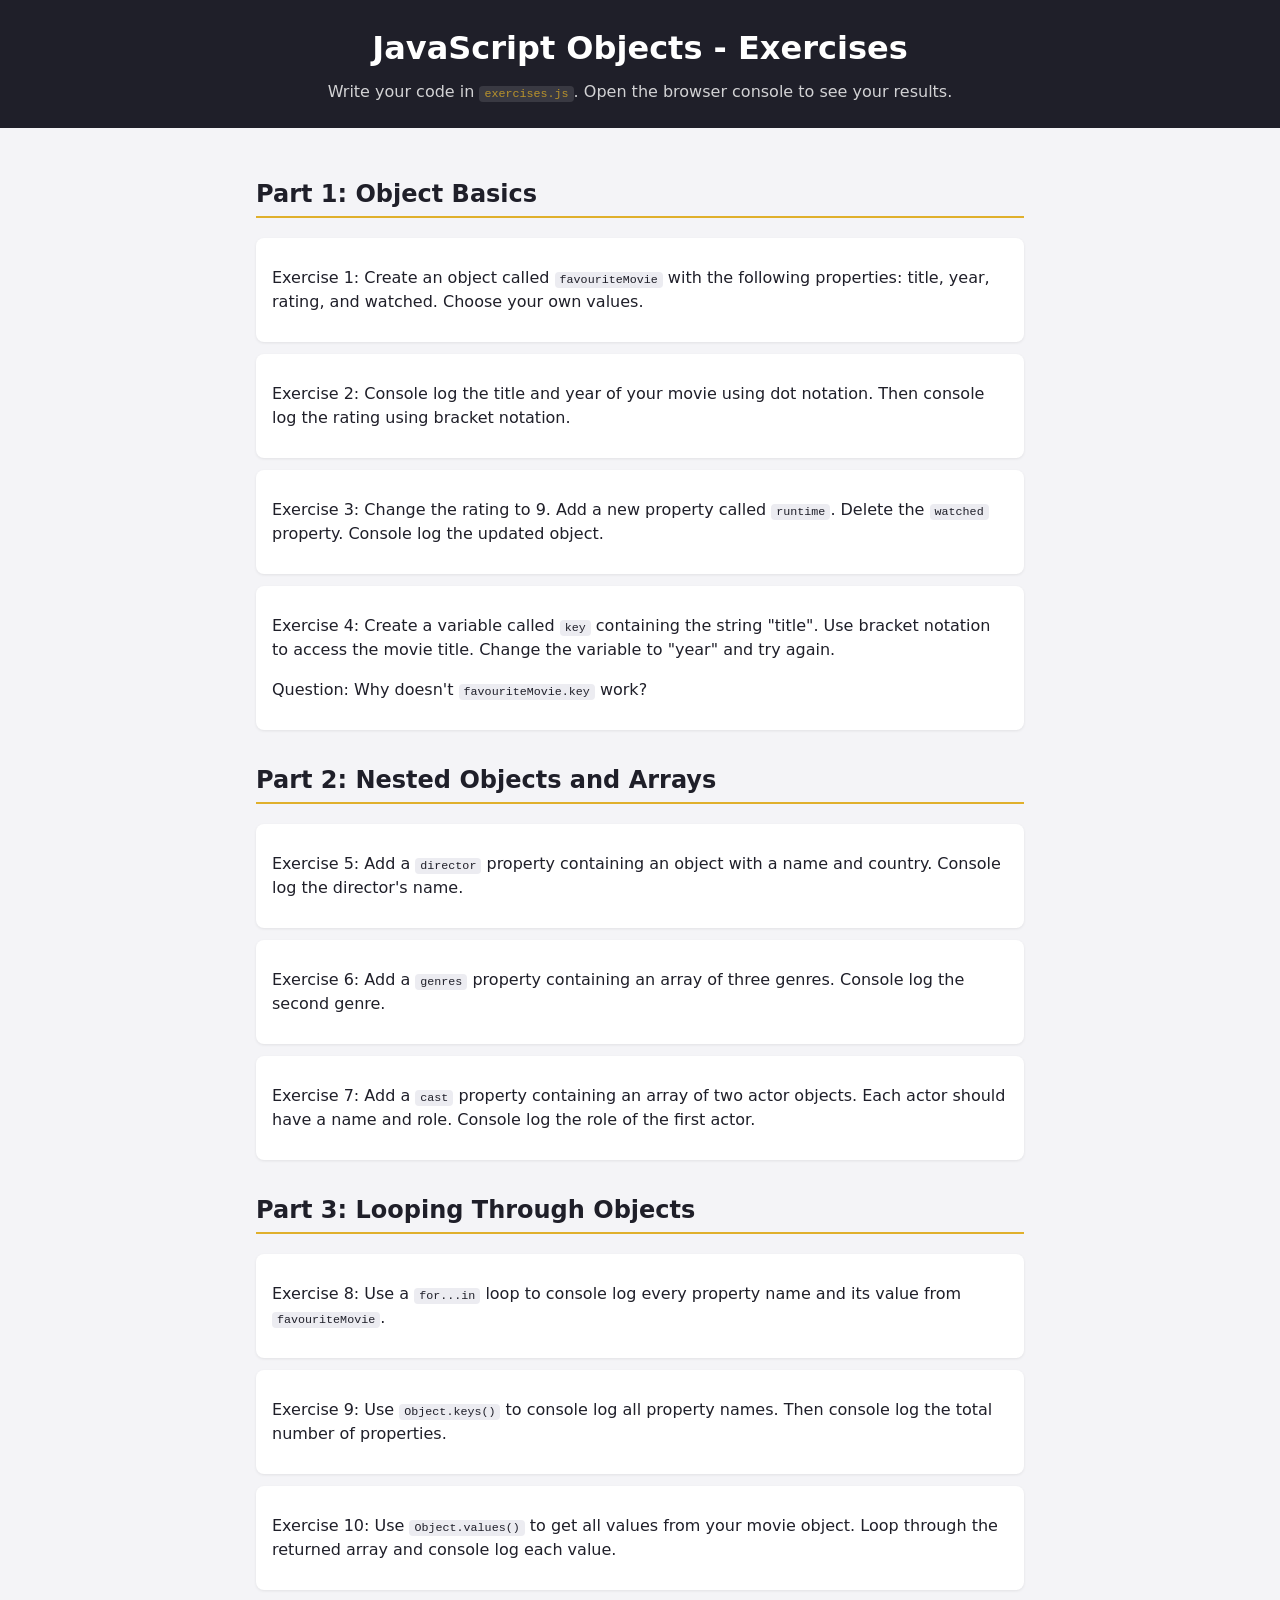
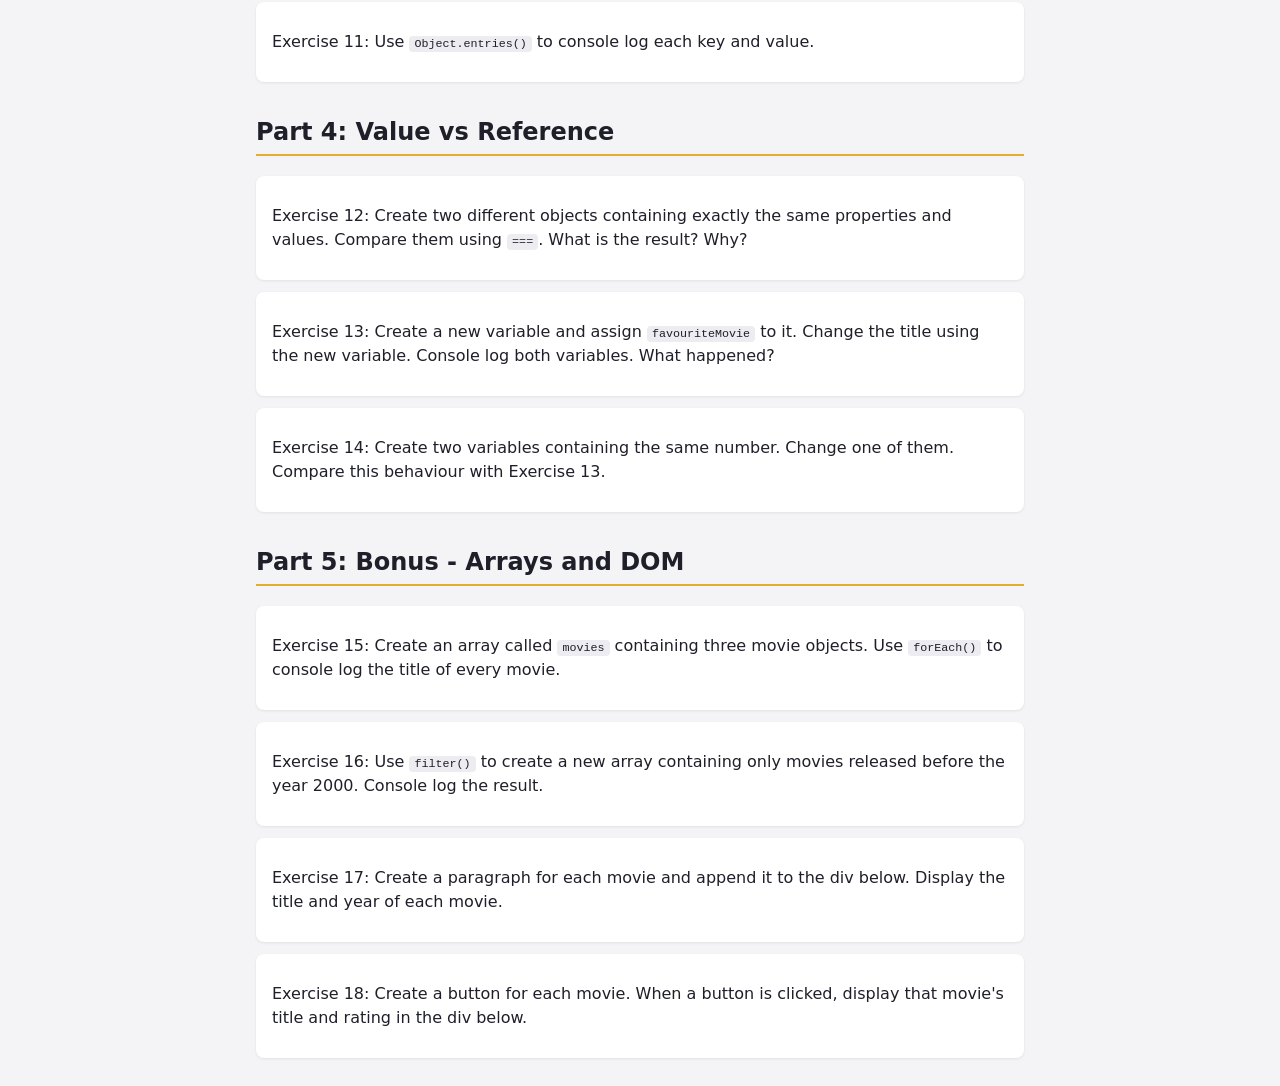
<file: index.html>
<!DOCTYPE html>
<html lang="en">

<head>
  <meta charset="UTF-8">
  <meta name="viewport" content="width=device-width, initial-scale=1.0">
  <title>JavaScript Objects - Exercises</title>
  <link rel="stylesheet" href="./style.css">
  <script src="./exercises.js" defer></script>
</head>

<body>
  <header>
    <h1>JavaScript Objects - Exercises</h1>
    <p class="subtitle">
      Write your code in <code>exercises.js</code>.
      Open the browser console to see your results.
    </p>
  </header>

  <main>

    <h2>Part 1: Object Basics</h2>

    <div>
      <p>
        Exercise 1: Create an object called
        <code>favouriteMovie</code> with the following properties:
        title, year, rating, and watched.
        Choose your own values.
      </p>
    </div>

    <div>
      <p>
        Exercise 2: Console log the title and year of your movie
        using dot notation.
        Then console log the rating using bracket notation.
      </p>
    </div>

    <div>
      <p>
        Exercise 3: Change the rating to 9.
        Add a new property called <code>runtime</code>.
        Delete the <code>watched</code> property.
        Console log the updated object.
      </p>
    </div>

    <div>
      <p>
        Exercise 4: Create a variable called <code>key</code>
        containing the string "title".
        Use bracket notation to access the movie title.
        Change the variable to "year" and try again.
      </p>
      <p>
        Question: Why doesn't <code>favouriteMovie.key</code>
        work?
      </p>
    </div>

    <h2>Part 2: Nested Objects and Arrays</h2>

    <div>
      <p>
        Exercise 5: Add a <code>director</code> property
        containing an object with a name and country.
        Console log the director's name.
      </p>
    </div>

    <div>
      <p>
        Exercise 6: Add a <code>genres</code> property
        containing an array of three genres.
        Console log the second genre.
      </p>
    </div>

    <div>
      <p>
        Exercise 7: Add a <code>cast</code> property
        containing an array of two actor objects.
        Each actor should have a name and role.
        Console log the role of the first actor.
      </p>
    </div>

    <h2>Part 3: Looping Through Objects</h2>

    <div>
      <p>
        Exercise 8: Use a <code>for...in</code> loop
        to console log every property name and its value
        from <code>favouriteMovie</code>.
      </p>
    </div>

    <div>
      <p>
        Exercise 9: Use <code>Object.keys()</code>
        to console log all property names.
        Then console log the total number of properties.
      </p>
    </div>

    <div>
      <p>
        Exercise 10: Use <code>Object.values()</code>
        to get all values from your movie object.
        Loop through the returned array and console log
        each value.
      </p>
    </div>

    <div>
      <p>
        Exercise 11: Use <code>Object.entries()</code>
        to console log each key and value.
      </p>
    </div>

    <h2>Part 4: Value vs Reference</h2>

    <div>
      <p>
        Exercise 12: Create two different objects
        containing exactly the same properties and values.
        Compare them using <code>===</code>.
        What is the result? Why?
      </p>
    </div>

    <div>
      <p>
        Exercise 13: Create a new variable and assign
        <code>favouriteMovie</code> to it.
        Change the title using the new variable.
        Console log both variables.
        What happened?
      </p>
    </div>

    <div>
      <p>
        Exercise 14: Create two variables containing
        the same number.
        Change one of them.
        Compare this behaviour with Exercise 13.
      </p>
    </div>

    <h2>Part 5: Bonus - Arrays and DOM</h2>

    <div>
      <p>
        Exercise 15: Create an array called
        <code>movies</code> containing three movie objects.
        Use <code>forEach()</code> to console log
        the title of every movie.
      </p>
    </div>

    <div>
      <p>
        Exercise 16: Use <code>filter()</code> to create
        a new array containing only movies released
        before the year 2000.
        Console log the result.
      </p>
    </div>

    <div>
      <p>
        Exercise 17: Create a paragraph for each movie
        and append it to the div below.
        Display the title and year of each movie.
      </p>
      <div id="movie-list"></div>
    </div>

    <div>
      <p>
        Exercise 18: Create a button for each movie.
        When a button is clicked, display that movie's
        title and rating in the div below.
      </p>
      <div id="movie-buttons"></div>
      <div id="movie-details"></div>
    </div>

  </main>
</body>

</html>
</file>
<file: style.css>
* {
  box-sizing: border-box;
}

body {
  margin: 0;
  font-family: system-ui, -apple-system, "Segoe UI", Roboto, sans-serif;
  line-height: 1.5;
  background: #f4f4f7;
  color: #1f1f29;
}

header {
  background: #1f1f29;
  color: #fff;
  padding: 24px 16px;
  text-align: center;
}

header h1 {
  margin: 0;
}

.subtitle {
  margin: 8px 0 0;
  opacity: 0.8;
}

main {
  max-width: 800px;
  margin: 0 auto;
  padding: 16px;
}

h2 {
  margin-top: 32px;
  border-bottom: 2px solid #e0b02c;
  padding-bottom: 4px;
}

main > div {
  background: #fff;
  border-radius: 8px;
  padding: 12px 16px;
  margin-bottom: 12px;
  box-shadow: 0 1px 3px rgba(0, 0, 0, 0.08);
}

code {
  background: #ececf1;
  padding: 1px 5px;
  border-radius: 4px;
  font-size: 0.9em;
}

header code {
  background: rgba(255, 255, 255, 0.15);
  color: #e0b02c;
}

a {
  color: #b5830a;
}

button {
  margin: 4px 6px 4px 0;
  padding: 6px 12px;
  border: none;
  border-radius: 6px;
  background: #1f1f29;
  color: #fff;
  cursor: pointer;
}

button:hover {
  background: #e0b02c;
  color: #1f1f29;
}

#exercise15-details {
  margin-top: 8px;
}
</file>
